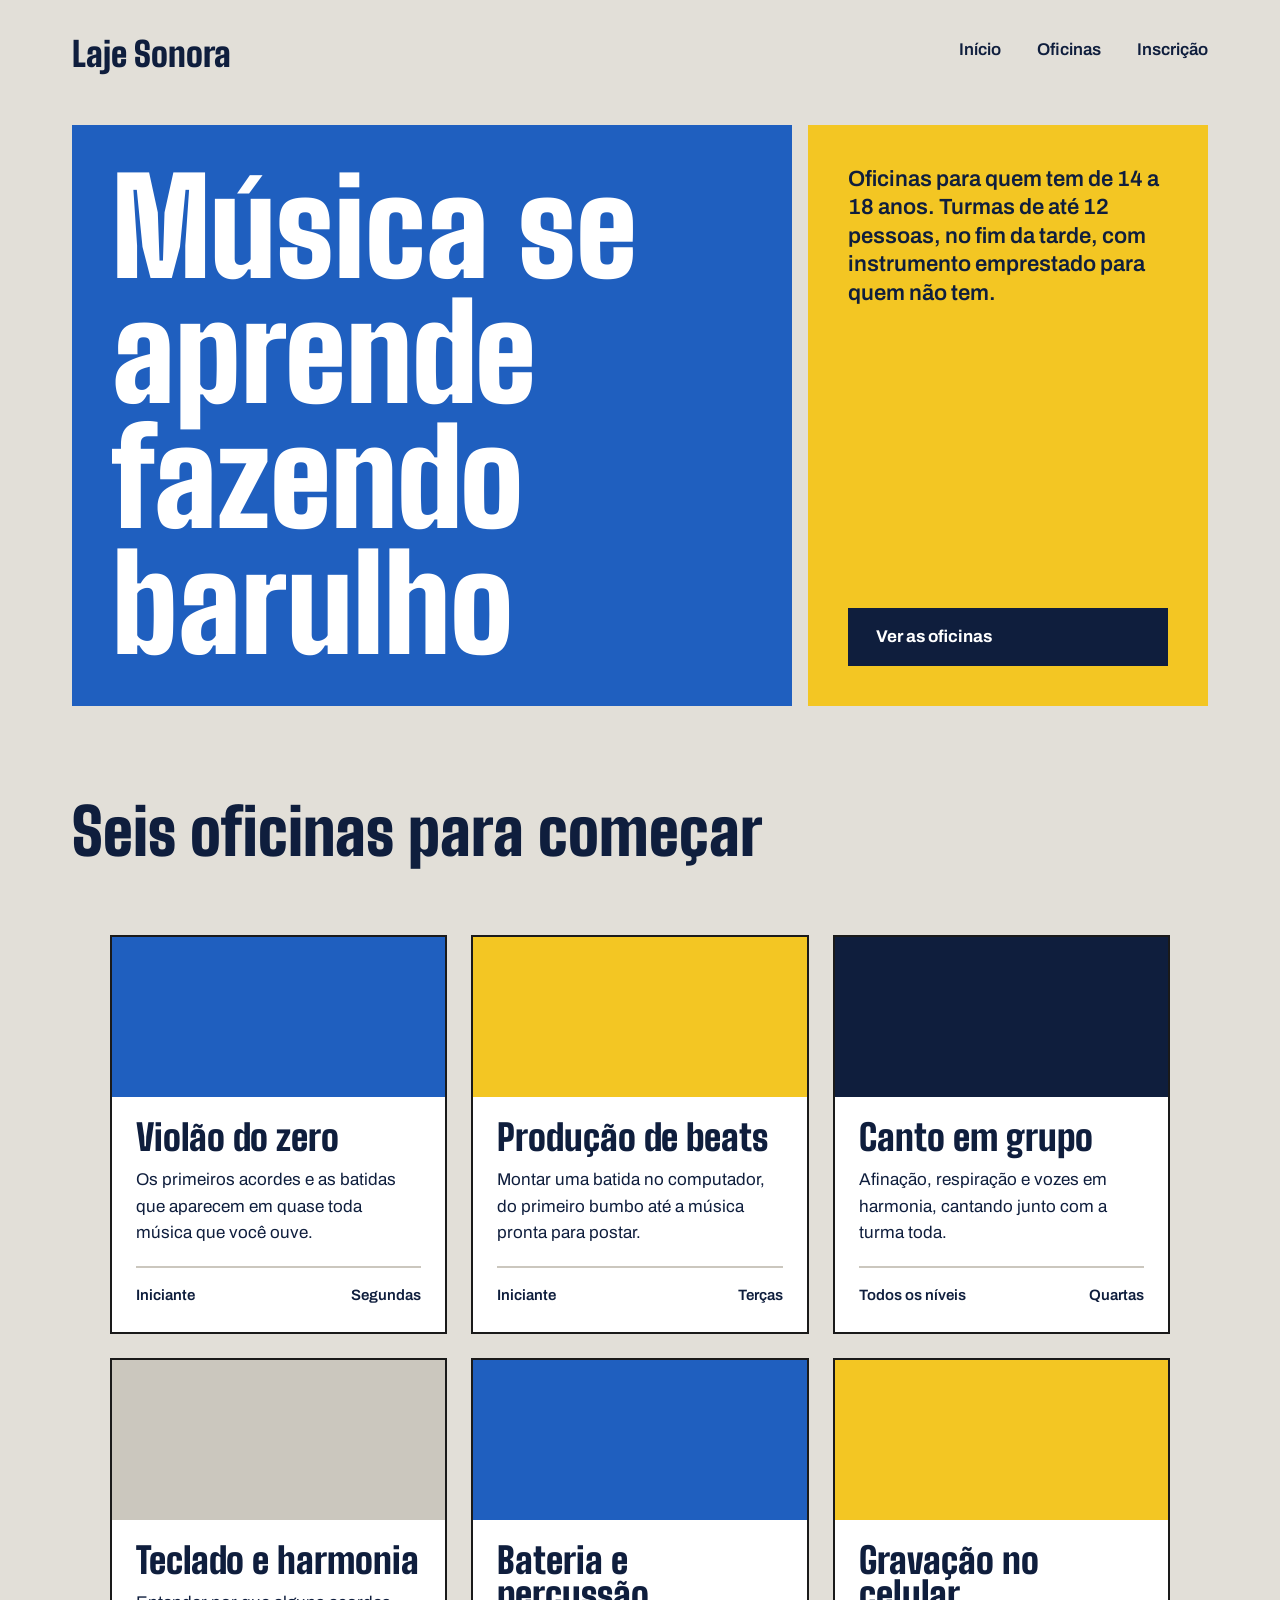
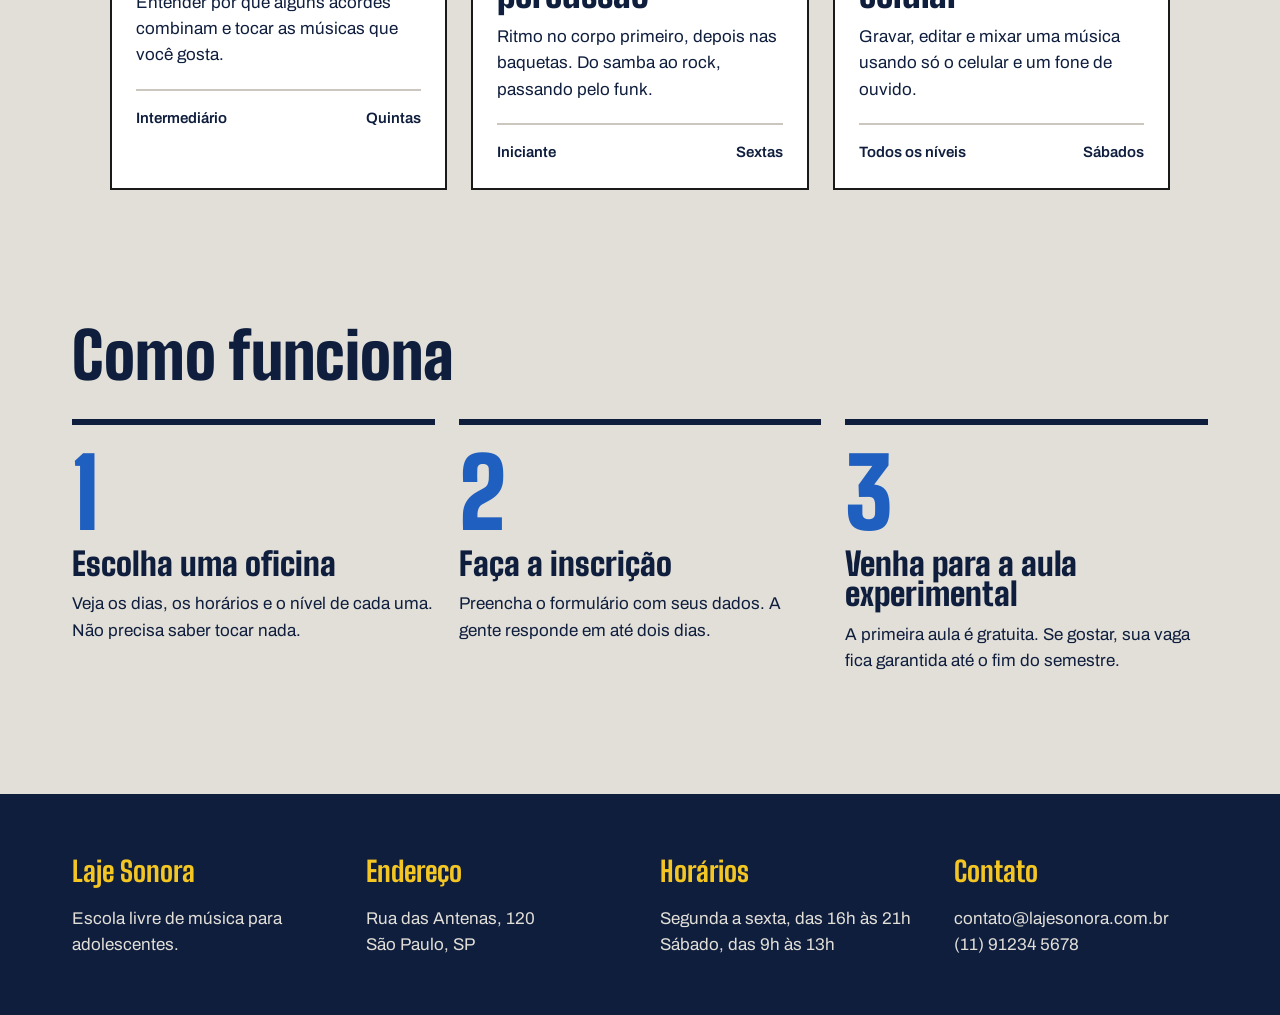
<file: index.html>
<!DOCTYPE html>
<html lang="pt-BR">
<head>
    <meta charset="UTF-8">
    <meta name="viewport" content="width=device-width, initial-scale=1.0">
    <link rel="preconnect" href="https://fonts.googleapis.com">
    <link rel="preconnect" href="https://fonts.gstatic.com" crossorigin>
    <link href="https://fonts.googleapis.com/css2?family=Archivo:ital,wght@0,100..900;1,100..900&family=Big+Shoulders:opsz,wght@10..72,100..900&display=swap" rel="stylesheet">
    <link rel="stylesheet" href="index.css">

    <title>Laje Sonora | Início</title>
</head>

<body>
    
    <header class="conteudo topo">
        <a href="index.html" class="logo">Laje Sonora</a>

        <nav class="menu">
            <a href="index.html" class="Atual">Início</a>
            <a href="oficinas.html">Oficinas</a>
            <a href="inscricao.html">Inscrição</a>
        </nav>
    </header>

   <main>
    <section class="conteudo cartazes">
        <div class="cartaz cartaz-principal">
            <h1>Música se aprende fazendo barulho</h1>
        </div>

        <div class="cartaz cartaz-lateral">
            <p>Oficinas para quem tem de 14 a 18 anos. Turmas de até 12 pessoas, no fim da tarde, com instrumento emprestado para quem não tem.</p>
            <a href="oficinas.html" class="botao">Ver as oficinas</a>
        </div>
    </section>

    <section class="conteudo secao">
        <h2 class="titulo-secao">Seis oficinas para começar</h2>
        
    </section>

    <section class="oficinas">
    
        <div class="cards">
            <article class="card">
                <div class="foto azul"></div>
    
                <div class="card-texto">
                    <h3>Violão do zero</h3>
                    <p>Os primeiros acordes e as batidas que aparecem em quase toda música que você ouve.</p>
                    <div class="card-info">
                        <span>Iniciante</span>
                        <span>Segundas</span>
                    </div>
                </div>
            </article>
    
            <article class="card">
                <div class="foto amarela"></div>
    
                <div class="card-texto">
                    <h3>Produção de beats</h3>
                    <p>Montar uma batida no computador, do primeiro bumbo até a música pronta para postar.</p>
                    <div class="card-info">
                        <span>Iniciante</span>
                        <span>Terças</span>
                    </div>
                </div>
            </article>
    
            <article class="card">
                <div class="foto tinta"></div>
    
                <div class="card-texto">
                    <h3>Canto em grupo</h3>
                    <p>Afinação, respiração e vozes em harmonia, cantando junto com a turma toda.</p>
                    <div class="card-info">
                        <span>Todos os níveis</span>
                        <span>Quartas</span>
                    </div>
                </div>
            </article>
    
            <article class="card">
                <div class="foto"></div>
    
                <div class="card-texto">
                    <h3>Teclado e harmonia</h3>
                    <p>Entender por que alguns acordes combinam e tocar as músicas que você gosta.</p>
                    <div class="card-info">
                        <span>Intermediário</span>
                        <span>Quintas</span>
                    </div>
                </div>
            </article>
    
            <article class="card">
                <div class="foto azul"></div>
    
                <div class="card-texto">
                    <h3>Bateria e percussão</h3>
                    <p>Ritmo no corpo primeiro, depois nas baquetas. Do samba ao rock, passando pelo funk.</p>
                    <div class="card-info">
                        <span>Iniciante</span>
                        <span>Sextas</span>
                    </div>
                </div>
            </article>
    
            <article class="card">
                <div class="foto amarela"></div>
    
                <div class="card-texto">
                    <h3>Gravação no celular</h3>
                    <p>Gravar, editar e mixar uma música usando só o celular e um fone de ouvido.</p>
                    <div class="card-info">
                        <span>Todos os níveis</span>
                        <span>Sábados</span>
                    </div>
                </div>
            </article>
        </div>
    </section>
    

    <section class="conteudo secao">
        <h2 class="titulo-secao">Como funciona</h2>

        <div class="passos">
            <div class="passo">
                <p class="passo-numero">1</p>
                <h3>Escolha uma oficina</h3>
                <p>Veja os dias, os horários e o nível de cada uma. Não precisa saber tocar nada.</p>
            </div>

            <div class="passo">
                <p class="passo-numero">2</p>
                <h3>Faça a inscrição</h3>
                <p>Preencha o formulário com seus dados. A gente responde em até dois dias.</p>
            </div>

            <div class="passo">
                <p class="passo-numero">3</p>
                <h3>Venha para a aula experimental</h3>
                <p>A primeira aula é gratuita. Se gostar, sua vaga fica garantida até o fim do semestre.</p>
            </div>
        </div>

        
    </section>

   </main>
   <footer class="rodape">
    <div class="conteudo rodape-colunas">
        <div class="rodape-coluna">
            <h4>Laje Sonora</h4>
            <p>Escola livre de música para adolescentes.</p>
        </div>

        <div class="rodape-coluna">
            <h4>Endereço</h4>
            <p>Rua das Antenas, 120 <br> São Paulo, SP</p>
        </div>

        <div class="rodape-coluna">
            <h4>Horários</h4>
            <p>Segunda a sexta, das 16h às 21h <br> Sábado, das 9h às 13h</p>
        </div>

        <div class="rodape-coluna">
            <h4>Contato</h4>
            <p>contato@lajesonora.com.br <br> (11) 91234 5678</p>
        </div>


    </div>
   </footer>


</body>
</html>
</file>
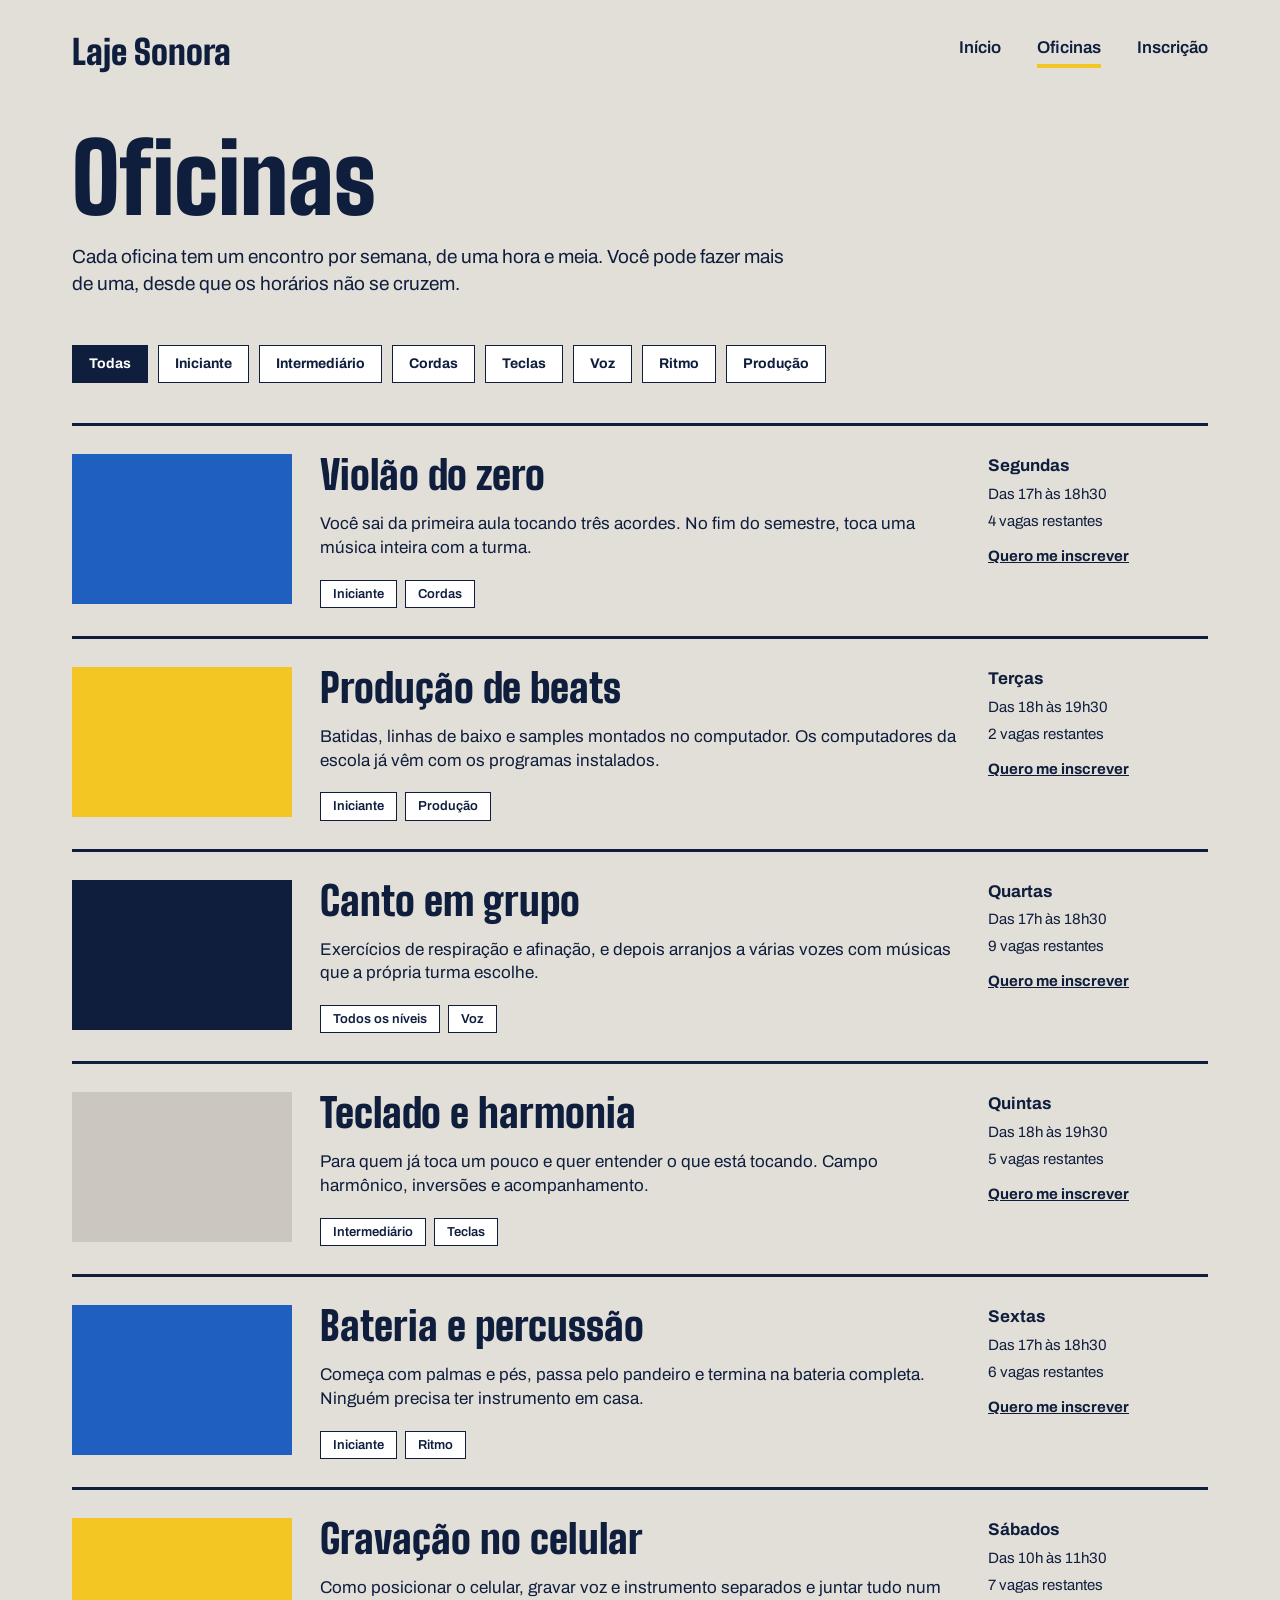
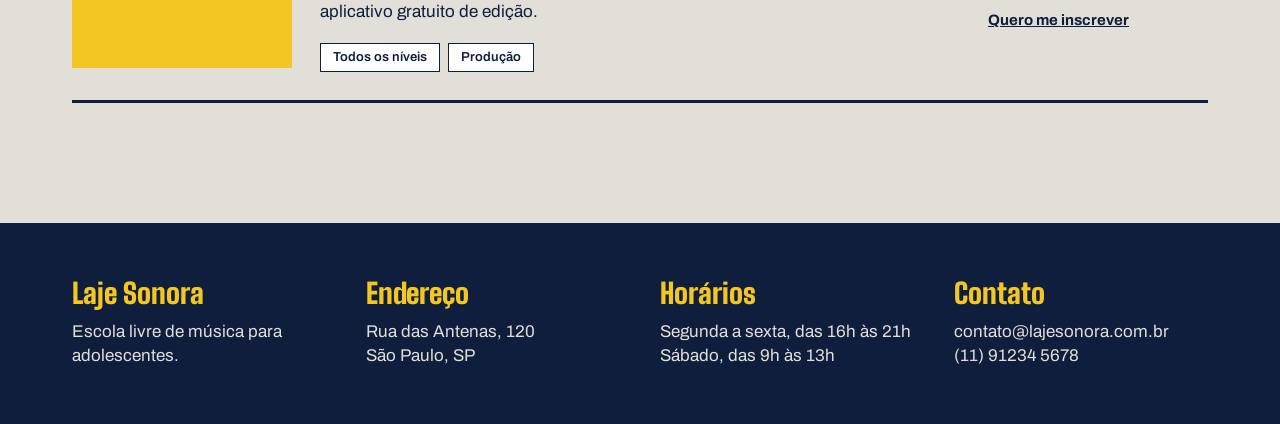
<file: oficinas.html>
<!DOCTYPE html>
<html lang="pt-BR">
<head>
    <meta charset="UTF-8">
    <meta name="viewport" content="width=device-width, initial-scale=1.0">
    <link rel="preconnect" href="https://fonts.googleapis.com">
    <link rel="preconnect" href="https://fonts.gstatic.com" crossorigin>
    <link href="https://fonts.googleapis.com/css2?family=Archivo:ital,wght@0,100..900;1,100..900&family=Big+Shoulders:opsz,wght@10..72,100..900&display=swap" rel="stylesheet">
    <link rel="stylesheet" href="oficinas.css">
    <title>Laje Sonora | Oficinas</title>
</head>
<body>
    <header class="topo">
        <a href="index.html" class="logo">Laje Sonora</a>
        <nav class="menu">
            <a href="index.html">Início</a>
            <a href="oficinas.html" class="atual">Oficinas</a>
            <a href="inscricao.html">Inscrição</a>
        </nav>
    </header>

    <main class="conteudo">
        <h1 class="titulo-pagina">Oficinas</h1>
        <p class="subtitulo-pagina">Cada oficina tem um encontro por semana, de uma hora e meia. Você pode fazer mais de uma, desde que os horários não se cruzem.</p>
        <br>
        
        <div class="filtros">
            <span class="filtro ativo">Todas</span>
            <span class="filtro">Iniciante</span>
            <span class="filtro">Intermediário</span>
            <span class="filtro">Cordas</span>
            <span class="filtro">Teclas</span>
            <span class="filtro">Voz</span>
            <span class="filtro">Ritmo</span>
            <span class="filtro">Produção</span>
        </div>

        <div class="lista">
            <article class="oficina">
                <div class="foto foto-azul"></div>
                <div class="oficina-texto">
                    <h2>Violão do zero</h2>
                    <p>Você sai da primeira aula tocando três acordes. No fim do semestre, toca uma música inteira com a turma.</p>
                    <div class="etiquetas">
                        <span class="etiqueta">Iniciante</span>
                        <span class="etiqueta">Cordas</span>
                    </div>
                </div>
                <div class="oficina-detalhes">
                    <strong>Segundas</strong>
                    <span>Das 17h às 18h30</span>
                    <span>4 vagas restantes</span>
                    <a href="inscricao.html">Quero me inscrever</a>
                </div>
            </article>

            <article class="oficina">
                <div class="foto foto-amarela"></div>
                <div class="oficina-texto">
                    <h2>Produção de beats</h2>
                    <p>Batidas, linhas de baixo e samples montados no computador. Os computadores da escola já vêm com os programas instalados.</p>
                    <div class="etiquetas">
                        <span class="etiqueta">Iniciante</span>
                        <span class="etiqueta">Produção</span>
                    </div>
                </div>
                <div class="oficina-detalhes">
                    <strong>Terças</strong>
                    <span>Das 18h às 19h30</span>
                    <span>2 vagas restantes</span>
                    <a href="inscricao.html">Quero me inscrever</a>
                </div>
            </article>

            <article class="oficina">
                <div class="foto foto-tinta"></div>
                <div class="oficina-texto">
                    <h2>Canto em grupo</h2>
                    <p>Exercícios de respiração e afinação, e depois arranjos a várias vozes com músicas que a própria turma escolhe.</p>
                    <div class="etiquetas">
                        <span class="etiqueta">Todos os níveis</span>
                        <span class="etiqueta">Voz</span>
                    </div>
                </div>
                <div class="oficina-detalhes">
                    <strong>Quartas</strong>
                    <span>Das 17h às 18h30</span>
                    <span>9 vagas restantes</span>
                    <a href="inscricao.html">Quero me inscrever</a>
                </div>
            </article>

            <article class="oficina">
                <div class="foto"></div>
                <div class="oficina-texto">
                    <h2>Teclado e harmonia</h2>
                    <p>Para quem já toca um pouco e quer entender o que está tocando. Campo harmônico, inversões e acompanhamento.</p>
                    <div class="etiquetas">
                        <span class="etiqueta">Intermediário</span>
                        <span class="etiqueta">Teclas</span>
                    </div>
                </div>
                <div class="oficina-detalhes">
                    <strong>Quintas</strong>
                    <span>Das 18h às 19h30</span>
                    <span>5 vagas restantes</span>
                    <a href="inscricao.html">Quero me inscrever</a>
                </div>
            </article>

            <article class="oficina">
                <div class="foto foto-azul"></div>
                <div class="oficina-texto">
                    <h2>Bateria e percussão</h2>
                    <p>Começa com palmas e pés, passa pelo pandeiro e termina na bateria completa. Ninguém precisa ter instrumento em casa.</p>
                    <div class="etiquetas">
                        <span class="etiqueta">Iniciante</span>
                        <span class="etiqueta">Ritmo</span>
                    </div>
                </div>
                <div class="oficina-detalhes">
                    <strong>Sextas</strong>
                    <span>Das 17h às 18h30</span>
                    <span>6 vagas restantes</span>
                    <a href="inscricao.html">Quero me inscrever</a>
                </div>
            </article>

            <article class="oficina">
                <div class="foto foto-amarela"></div>
                <div class="oficina-texto">
                    <h2>Gravação no celular</h2>
                    <p>Como posicionar o celular, gravar voz e instrumento separados e juntar tudo num aplicativo gratuito de edição.</p>
                    <div class="etiquetas">
                        <span class="etiqueta">Todos os níveis</span>
                        <span class="etiqueta">Produção</span>
                    </div>
                </div>
                <div class="oficina-detalhes">
                    <strong>Sábados</strong>
                    <span>Das 10h às 11h30</span>
                    <span>7 vagas restantes</span>
                    <a href="inscricao.html">Quero me inscrever</a>
                </div>
            </article>
        </div>
    </main>

    <footer class="rodape">
        <div class="conteudo rodape-colunas">
            <div class="rodape-coluna">
                <h4>Laje Sonora</h4>
                <p>Escola livre de música para adolescentes.</p>
            </div>
            <div class="rodape-coluna">
                <h4>Endereço</h4>
                <p>Rua das Antenas, 120 <br> São Paulo, SP</p>
            </div>
            <div class="rodape-coluna">
                <h4>Horários</h4>
                <p>Segunda a sexta, das 16h às 21h <br> Sábado, das 9h às 13h</p>
            </div>
            <div class="rodape-coluna">
                <h4>Contato</h4>
                <p>contato@lajesonora.com.br <br> (11) 91234 5678</p>
            </div>
        </div>
    </footer>
</body>
</html>
</file>
<file: index.css>
* {
    margin: 0;
    padding: 0;
    box-sizing: border-box;
}


:root {
    
    --concreto: #E2DFD8;
    --concreto-escuro: #CBC7BE;
    --tinta: #0F1E3D;
    --caixa-dagua: #1F5FBF;
    --fita: #F3C623;
    --branco: #FFFFFF;

    
    --fonte-cartaz: "Big Shoulders", "Arial Narrow", sans-serif;
    --fonte-texto: "Archivo", Arial, sans-serif;
}


body {
    background-color: var(--concreto);
    color: var(--tinta);
    font-family: var(--fonte-texto);
    font-size: 17px;
    line-height: 1.55;
}
a {
    color: inherit;
}


h1, h2, h3 {
    font-family: var(--fonte-cartaz);
    font-weight: 900;
    line-height: 0.95;
}


.conteudo {
    max-width: 1200px;
    margin-inline: auto;
    padding-inline: 32px;
}

 .topo {
    padding-block: 28px;
    display: flex;
    justify-content: space-between;
    align-items: center;
  }
  
  .logo {
    font-family: var(--fonte-cartaz);
    font-size: 34px;
    font-weight: 900;
    text-decoration: none;
  }
  
  .menu {
    display: flex;
    gap: 36px;
  }
  
  .menu a {
    font-weight: 600;
    text-decoration: none;
    padding-bottom: 4px;
    border-bottom: 4px solid transparent;
  }
  
  .menu a:hover {
    border-bottom-color: var(--tinta);
  }
  
  .menu a.atual {
    border-bottom-color: var(--fita);
  }

  .cartazes {
    margin-top: 16px;
    display: flex;
    gap: 16px;
  }
  
  .cartaz {
    padding: 40px;
  }
  
  .cartaz-principal {
    background-color: var(--caixa-dagua);
    color: var(--branco);
    flex: 2;
  }
  
  .cartaz-principal h1 {
    font-size: 132px;
    max-width: 9ch;
  }
  
  .cartaz-lateral {
    background-color: var(--fita);
    flex: 1;
    display: flex;
    flex-direction: column;
    justify-content: space-between;
    gap: 32px;
  }
  
  .cartaz-lateral p {
    font-size: 22px;
    font-weight: 600;
    line-height: 1.3;
  }
  
  .botao {
    background-color: var(--tinta);
    color: var(--branco);
    font-weight: 700;
    text-decoration: none;
    padding: 16px 28px;
    border: none;
    font-family: var(--fonte-texto);
    font-size: 17px;
    cursor: pointer;
  }
  
  .botao:hover {
    background-color: var(--caixa-dagua);
  }


  

  .secao {
    margin-top: 96px;
  }
  
  .titulo-secao {
    font-size: 64px;
    margin-bottom: 32px;
  }
  
  .oficinas {
    max-width: 1100px;
    margin: 0 auto;
    padding: 40px 20px;
  }
  
  .oficinas h2 {
    margin-bottom: 24px;
    text-align: left;
  }
  
  .cards {
    display: grid;
    grid-template-columns: repeat(3, 1fr);
    gap: 24px;
  }
  
  .card {
    display: flex;
    flex-direction: column;
    background-color: #ffffff;
    border: 2.5px solid #1a1a1a;
  }
  
  .foto {
    height: 160px;
    width: 100%;
    background-color: var(--concreto-escuro);
  }
  
  .foto.azul {
    background-color: var(--caixa-dagua);
  }
  
  .foto.amarela {
    background-color: var(--fita);
  }
  
  .foto.tinta {
    background-color: var(--tinta);
  }
  
  @media (max-width: 768px) {
    .cards {
      grid-template-columns: 1fr;
    }
  }
  
  
  .card-texto {
    padding: 24px;
  }
  
  .card h3 {
    font-size: 36px;
    margin-bottom: 12px;
  }
  
  .card-info {
    margin-top: 20px;
    padding-top: 16px;
    border-top: 2px solid var(--concreto-escuro);
    font-weight: 600;
    font-size: 15px;
    display: flex;
    justify-content: space-between;
  }
  

 .passos {
    display: flex;
    gap: 24px;
  }
  
  .passo {
    flex: 1;
    border-top: 6px solid var(--tinta);
    padding-top: 20px;
  }
  
  .passo-numero {
    font-family: var(--fonte-cartaz);
    font-size: 96px;
    font-weight: 900;
    line-height: 1;
    color: var(--caixa-dagua);
  }
  
  .passo h3 {
    font-size: 32px;
    margin-block: 8px 12px;
  }


  .rodape {
    margin-top: 120px;
    background-color: var(--tinta);
    color: var(--concreto);
    padding-top: 56px;
    padding-bottom: 56px;
    
  }
  
  .rodape-colunas {
    display: flex;
    gap: 40px;
  }
  
  .rodape-coluna {
    flex: 1;
  }
  
  .rodape h4 {
    font-family: var(--fonte-cartaz);
    font-size: 28px;
    color: var(--fita);
    margin-bottom: 12px;
  }
</file>
<file: oficinas.css>
* {
    margin: 0;
    padding: 0;
    box-sizing: border-box;
  }
  
  :root {
    --concreto: #E2DFD8;
    --concreto-escuro: #CBC7BE;
    --tinta: #0F1E3D;
    --caixa-dagua: #1F5FBF;
    --fita: #F3C623;
    --branco: #FFFFFF;
    --fonte-cartaz: "Big Shoulders", "Arial Narrow", sans-serif;
    --fonte-texto: "Archivo", Arial, sans-serif;
  }
  
  body {
    background-color: var(--concreto);
    color: var(--tinta);
    font-family: var(--fonte-texto);
    font-size: 17px;
    line-height: 1.4;
  }
  
  a {
    color: inherit;
  }
  
  h1, h2, h3, h4 {
    font-family: var(--fonte-cartaz);
    font-weight: 900;
    line-height: 1.05;
  }
  
  .conteudo {
    max-width: 1200px;
    margin-inline: auto;
    padding-inline: clamp(16px, 4vw, 32px);
  }
  
  .topo {
    max-width: 1200px;
    margin-inline: auto;
    padding: 28px clamp(16px, 4vw, 32px);
    display: flex;
    flex-wrap: wrap;
    justify-content: space-between;
    align-items: center;
    gap: 16px;
  }
  
  .logo {
    font-family: var(--fonte-cartaz);
    font-size: 34px;
    font-weight: 900;
    text-decoration: none;
  }
  
  .menu {
    display: flex;
    gap: 36px;
  }
  
  .menu a {
    font-weight: 600;
    text-decoration: none;
    padding-bottom: 4px;
    border-bottom: 4px solid transparent;
  }
  
  .menu a:hover {
    border-bottom-color: var(--tinta);
  }
  
  .menu a.atual {
    border-bottom-color: var(--fita);
  }
  
  .titulo-pagina {
    font-size: clamp(56px, 8vw, 96px);
    margin-top: 24px;
    margin-bottom: 16px;
  }
  
  .subtitulo-pagina {
    max-width: 65ch;
    font-size: 19px;
  }
  
  .filtros {
    display: flex;
    flex-wrap: wrap;
    gap: 10px;
    margin-top: 24px;
    margin-bottom: 40px;
  }
  
  .filtro {
    padding: 8px 16px;
    background-color: var(--branco);
    color: var(--tinta);
    font-weight: 700;
    font-size: 14px;
    cursor: pointer;
    border: 1.5px solid var(--tinta);
  }
  
  .filtro:hover {
    background-color: var(--concreto-escuro);
  }
  
  .filtro.ativo {
    background-color: var(--tinta);
    color: var(--branco);
  }
  
  .lista {
    display: flex;
    flex-direction: column;
    border-top: 3px solid var(--tinta);
  }
  
  .oficina {
    display: grid;
    grid-template-columns: 220px 1fr 220px;
    background-color: transparent;
    border-bottom: 3px solid var(--tinta);
    padding-block: 28px;
    gap: 28px;
    align-items: start;
  }
  
  .foto {
    width: 100%;
    height: 150px;
    background-color: var(--concreto-escuro);
  }
  
  .foto.foto-azul {
    background-color: var(--caixa-dagua);
  }
  
  .foto.foto-amarela {
    background-color: var(--fita);
  }
  
  .foto.foto-tinta {
    background-color: var(--tinta);
  }
  
  .oficina-texto {
    display: flex;
    flex-direction: column;
    justify-content: space-between;
    gap: 12px;
  }
  
  .oficina-texto h2 {
    font-size: 40px;
    margin-bottom: 4px;
  }
  
  .etiquetas {
    display: flex;
    flex-wrap: wrap;
    gap: 8px;
    margin-top: 8px;
  }
  
  .etiqueta {
    background-color: var(--branco);
    border: 1px solid var(--tinta);
    padding: 4px 12px;
    font-size: 13px;
    font-weight: 600;
    text-transform: none;
  }
  
  .oficina-detalhes {
    display: flex;
    flex-direction: column;
    justify-content: flex-start;
    gap: 6px;
    font-size: 15px;
  }
  
  .oficina-detalhes strong {
    font-size: 17px;
    display: block;
  }
  
  .oficina-detalhes a {
    margin-top: 8px;
    background-color: transparent;
    color: var(--tinta);
    font-weight: 700;
    text-decoration: underline;
    text-align: left;
    padding: 0;
    width: fit-content;
  }
  
  .oficina-detalhes a:hover {
    color: var(--caixa-dagua);
  }
  
  .rodape {
    margin-top: 120px;
    background-color: var(--tinta);
    color: var(--concreto);
    padding-block: 56px;
  }
  
  .rodape-colunas {
    display: flex;
    flex-wrap: wrap;
    gap: 40px;
  }
  
  .rodape-coluna {
    flex: 1 1 250px;
  }
  
  .rodape h4 {
    font-size: 28px;
    color: var(--fita);
    margin-bottom: 12px;
  }
  
  @media (max-width: 820px) {
    .oficina {
      grid-template-columns: 1fr;
      gap: 16px;
    }
  
    .foto {
      height: 180px;
    }
  
    .oficina-detalhes {
      padding-top: 12px;
      border-top: 1px dashed var(--concreto-escuro);
    }
  }
</file>
